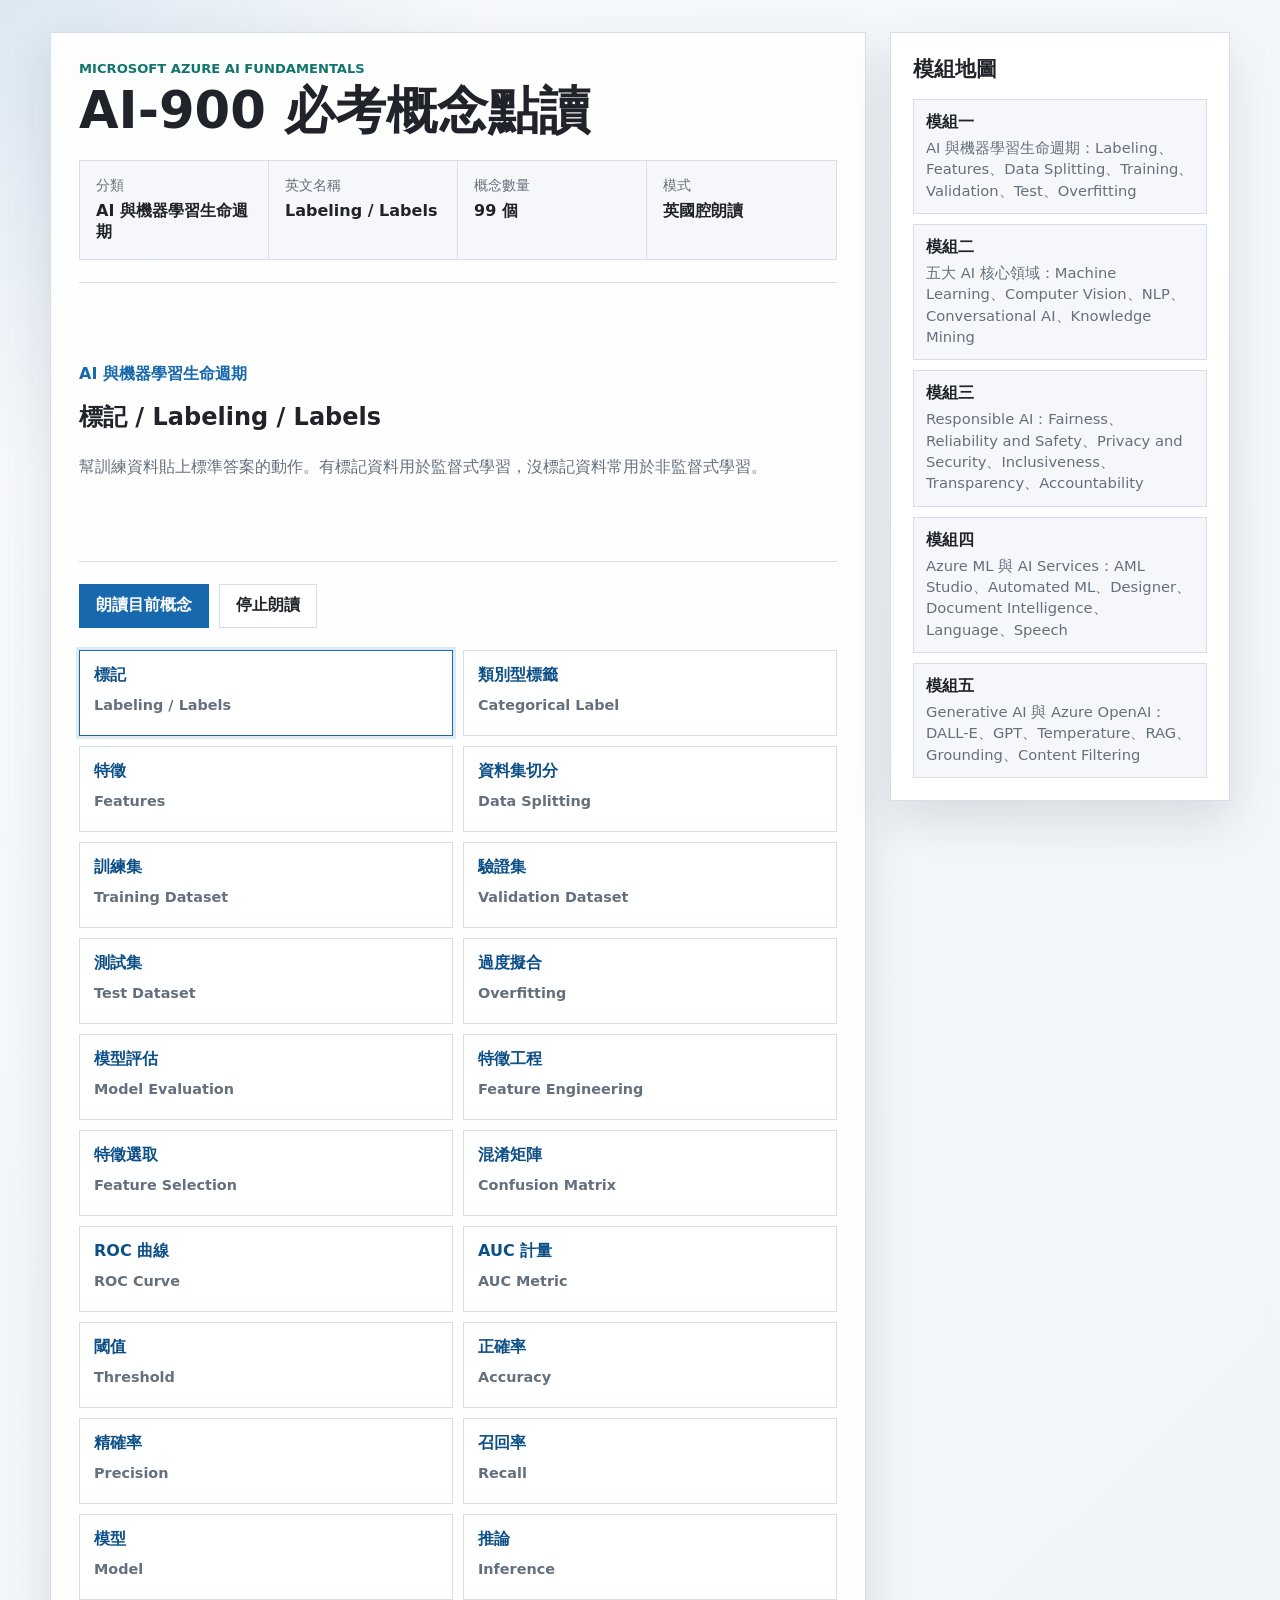
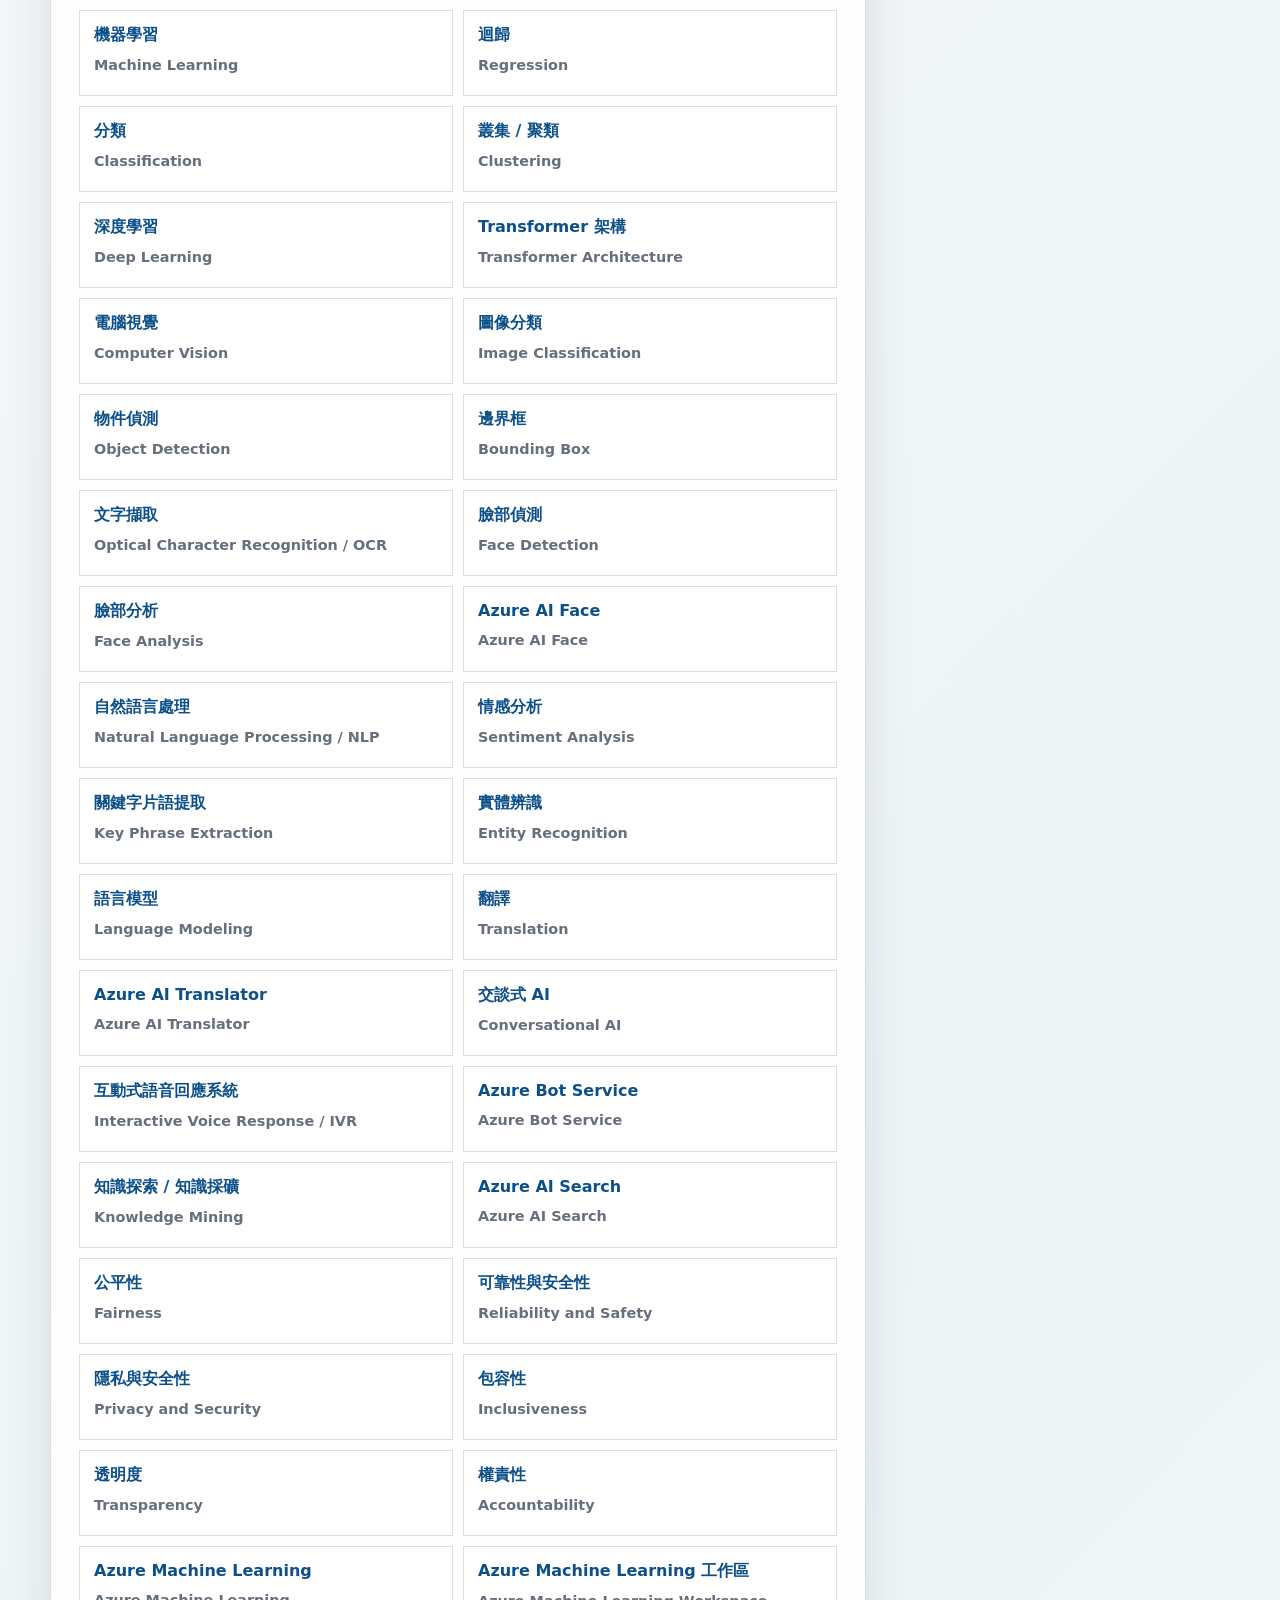
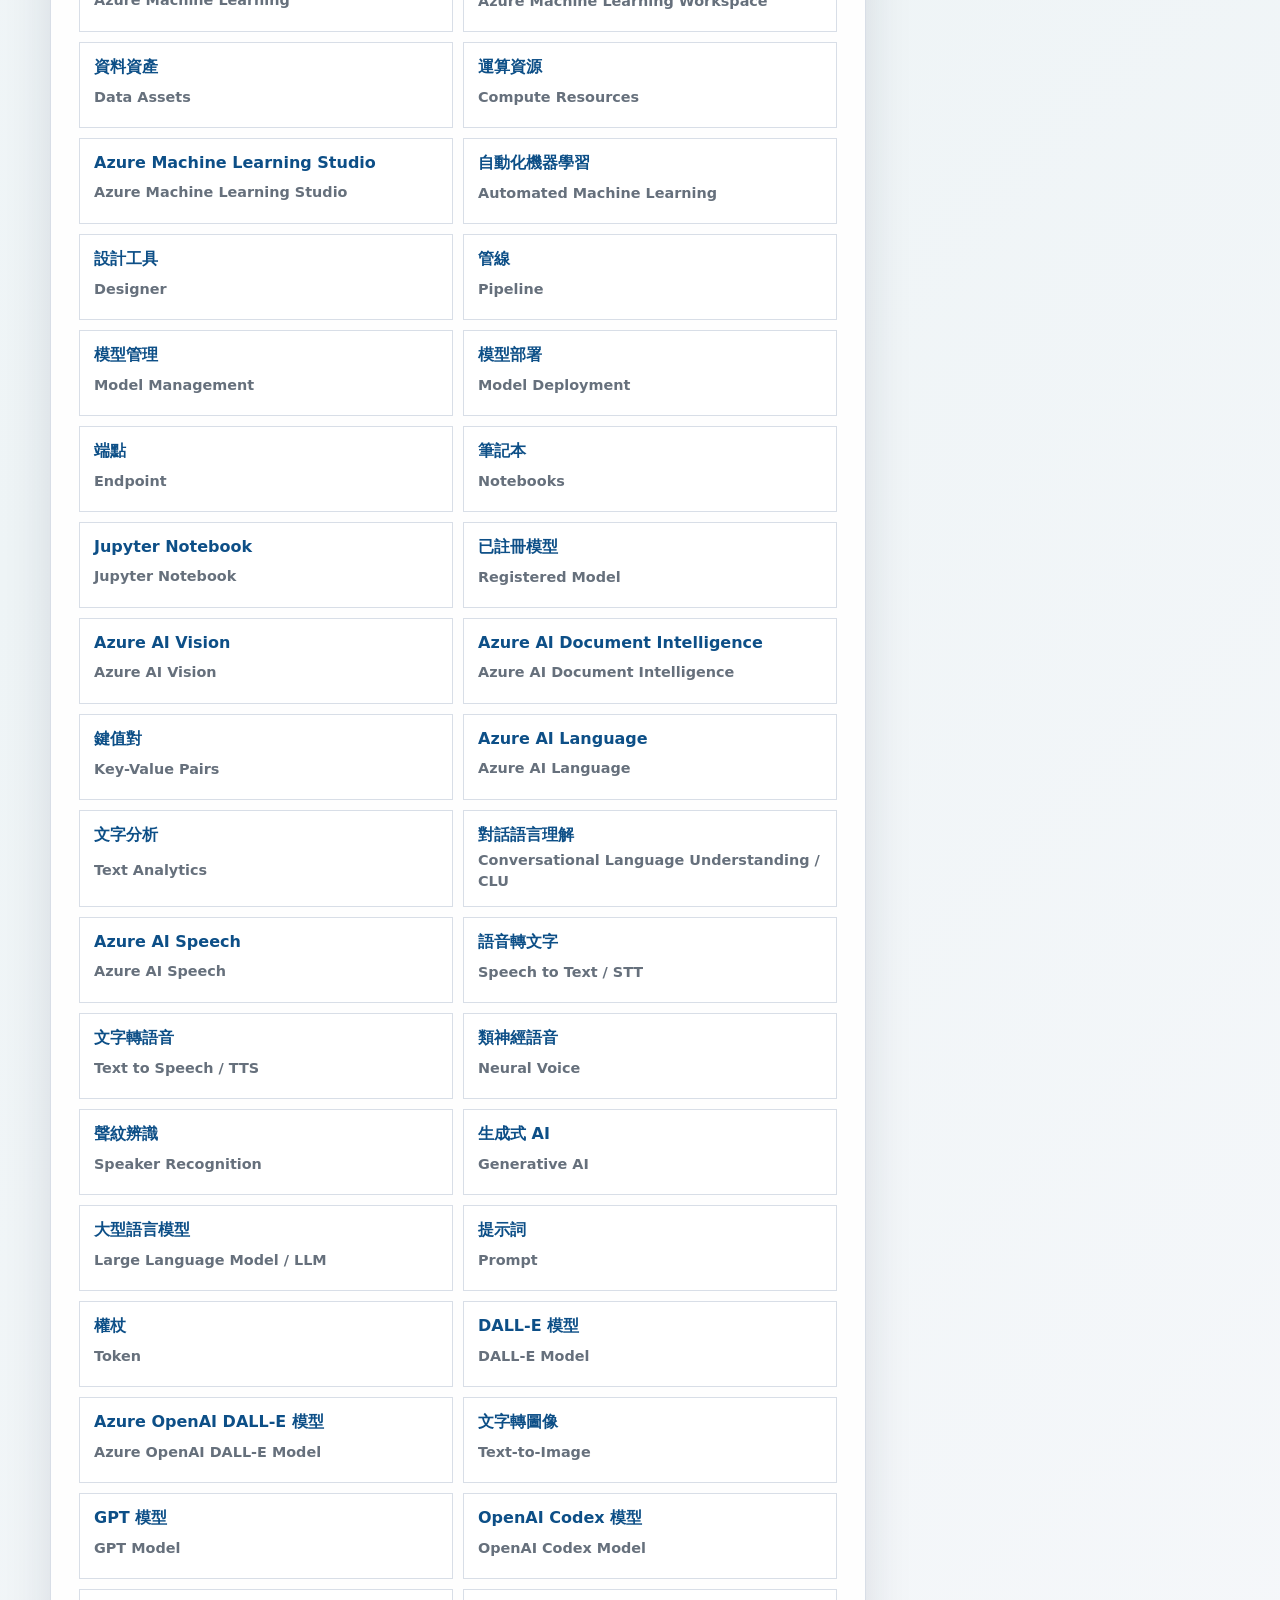
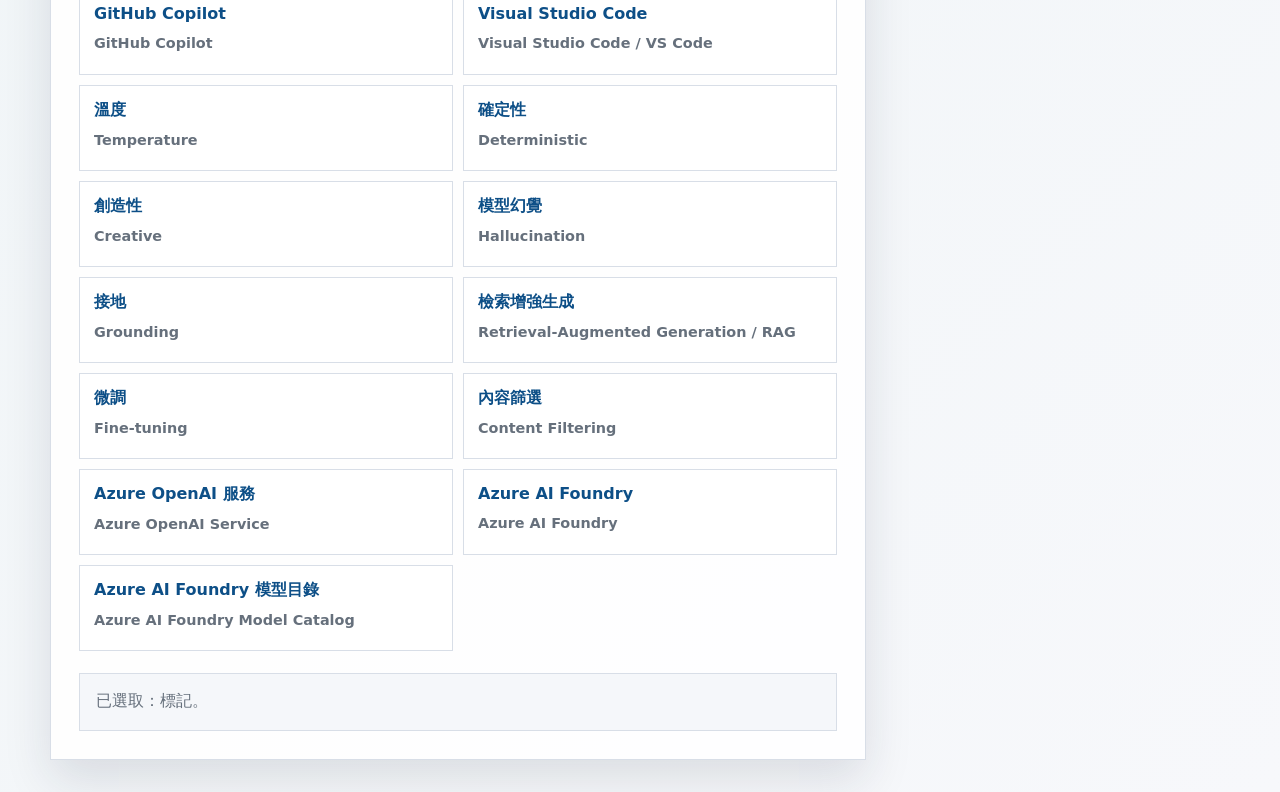
<file: index.html>
<!doctype html>
<html lang="zh-Hant">
  <head>
    <meta charset="utf-8" />
    <meta name="viewport" content="width=device-width, initial-scale=1" />
    <meta name="robots" content="noindex, nofollow, noarchive" />
    <title>AI-900 必考概念點讀</title>
    <link rel="stylesheet" href="styles.css" />
  </head>
  <body>
    <main class="app-shell">
      <section class="practice-panel" aria-labelledby="app-title">
        <div class="topbar">
          <div>
            <p class="eyebrow">Microsoft Azure AI Fundamentals</p>
            <h1 id="app-title">AI-900 必考概念點讀</h1>
          </div>
        </div>

        <div class="status-grid" aria-label="目前概念狀態">
          <div>
            <span>分類</span>
            <strong id="categoryText">AI 與機器學習生命週期</strong>
          </div>
          <div>
            <span>英文名稱</span>
            <strong id="englishText">Labeling / Labels</strong>
          </div>
          <div>
            <span>概念數量</span>
            <strong id="conceptCountText">0</strong>
          </div>
          <div>
            <span>模式</span>
            <strong id="voiceStatus">英國腔朗讀</strong>
          </div>
        </div>

        <div class="question-area">
          <p id="conceptCategory" class="question-number">AI 與機器學習生命週期</p>
          <h2 id="conceptName">標記 / Labeling / Labels</h2>
          <p id="conceptDescription" class="hint">幫訓練資料貼上標準答案的動作。有標記資料用於監督式學習，沒標記資料常用於非監督式學習。</p>
        </div>

        <div class="answer-box concept-actions">
          <button id="speakCurrentBtn" class="primary" type="button">朗讀目前概念</button>
          <button id="stopBtn" type="button">停止朗讀</button>
        </div>

        <div class="concept-list" id="conceptList" aria-label="AI-900 必考概念清單"></div>

        <div id="feedback" class="feedback neutral" role="status" aria-live="polite">
          點選任一概念，系統會念出英文名稱與中文說明。
        </div>
      </section>

      <aside class="review-panel" aria-labelledby="review-title">
        <h2 id="review-title">模組地圖</h2>
        <div class="topic-list" id="topicList"></div>
      </aside>
    </main>

    <script src="app.js?v=ai900-data-preparation-20260517-9"></script>
  </body>
</html>
</file>
<file: styles.css>
:root {
  color-scheme: light;
  --ink: #20242a;
  --muted: #66707c;
  --line: #d8dee7;
  --panel: #ffffff;
  --surface: #f5f7fa;
  --blue: #1768ac;
  --blue-dark: #0d4f87;
  --teal: #0f766e;
  --green: #1f7a4d;
  --red: #b42318;
  --amber: #986f0b;
  --shadow: 0 20px 45px rgba(25, 37, 54, 0.12);
}

* {
  box-sizing: border-box;
}

body {
  margin: 0;
  min-height: 100vh;
  background:
    radial-gradient(circle at top left, rgba(23, 104, 172, 0.12), transparent 30rem),
    linear-gradient(135deg, #f7f9fc 0%, #eef4f6 55%, #f7f8fb 100%);
  color: var(--ink);
  font-family: "Segoe UI", "Microsoft JhengHei", system-ui, sans-serif;
}

button {
  font: inherit;
}

.app-shell {
  width: min(1180px, calc(100% - 32px));
  min-height: 100vh;
  margin: 0 auto;
  padding: 32px 0;
  display: grid;
  grid-template-columns: minmax(0, 1fr) 340px;
  gap: 24px;
  align-items: start;
}

.practice-panel,
.review-panel {
  background: rgba(255, 255, 255, 0.92);
  border: 1px solid var(--line);
  box-shadow: var(--shadow);
}

.practice-panel {
  min-height: calc(100vh - 64px);
  padding: 28px;
  display: flex;
  flex-direction: column;
  gap: 22px;
}

.review-panel {
  padding: 22px;
  position: sticky;
  top: 24px;
}

.topbar {
  display: flex;
  justify-content: space-between;
  gap: 20px;
  align-items: start;
}

.eyebrow {
  margin: 0 0 8px;
  color: var(--teal);
  font-size: 0.82rem;
  font-weight: 700;
  letter-spacing: 0;
  text-transform: uppercase;
}

h1,
h2,
p {
  margin-top: 0;
}

h1 {
  margin-bottom: 0;
  font-size: clamp(2rem, 4vw, 3.4rem);
  line-height: 1.05;
  letter-spacing: 0;
}

.status-grid {
  display: grid;
  grid-template-columns: repeat(4, minmax(0, 1fr));
  border: 1px solid var(--line);
  background: var(--surface);
}

.status-grid div {
  padding: 16px;
  border-right: 1px solid var(--line);
}

.status-grid div:last-child {
  border-right: 0;
}

.status-grid span {
  display: block;
  margin-bottom: 6px;
  color: var(--muted);
  font-size: 0.86rem;
}

.status-grid strong {
  display: block;
  min-height: 1.4em;
  font-size: 1rem;
}

.question-area {
  flex: 1;
  display: flex;
  flex-direction: column;
  justify-content: center;
  min-height: 280px;
  border-top: 1px solid var(--line);
  border-bottom: 1px solid var(--line);
  padding: 28px 0;
}

.question-number {
  color: var(--blue);
  font-weight: 800;
}

#questionText {
  max-width: 920px;
  margin-bottom: 16px;
  font-size: clamp(1.45rem, 3vw, 2.4rem);
  line-height: 1.28;
  letter-spacing: 0;
}

.hint {
  max-width: 760px;
  margin-bottom: 0;
  color: var(--muted);
  line-height: 1.7;
}

.answer-label {
  display: block;
  margin-bottom: 10px;
  color: var(--muted);
  font-weight: 700;
}

.concept-actions {
  display: flex;
  flex-wrap: wrap;
  gap: 10px;
}

.concept-list {
  display: grid;
  grid-template-columns: repeat(2, minmax(0, 1fr));
  gap: 10px;
}

.concept-btn {
  width: 100%;
  min-height: 86px;
  border: 1px solid var(--line);
  padding: 14px;
  background: #fff;
  color: var(--ink);
  text-align: left;
  display: grid;
  gap: 4px;
}

.concept-btn:hover,
.concept-btn.active {
  border-color: var(--blue);
  box-shadow: 0 0 0 3px rgba(23, 104, 172, 0.14);
}

.concept-btn strong {
  color: var(--blue-dark);
  font-size: 1rem;
}

.concept-btn span {
  color: var(--muted);
  font-size: 0.9rem;
  line-height: 1.45;
}

.options-list {
  display: grid;
  grid-template-columns: repeat(2, minmax(0, 1fr));
  gap: 10px;
}

.option-btn {
  width: 100%;
  min-height: 64px;
  border: 1px solid var(--line);
  padding: 14px 16px;
  color: var(--ink);
  background: #fff;
  text-align: left;
  outline: none;
  display: flex;
  gap: 12px;
  align-items: center;
  line-height: 1.45;
}

.option-btn::before {
  content: attr(data-letter);
  flex: 0 0 30px;
  width: 30px;
  height: 30px;
  border: 1px solid var(--line);
  display: grid;
  place-items: center;
  color: var(--blue-dark);
  background: var(--surface);
  font-weight: 800;
}

.option-btn:hover:not(:disabled),
.option-btn.selected {
  border-color: var(--blue);
  box-shadow: 0 0 0 3px rgba(23, 104, 172, 0.14);
}

.option-btn.selected::before {
  border-color: var(--blue);
  background: var(--blue);
  color: #fff;
}

.option-btn.correct-choice {
  border-color: rgba(31, 122, 77, 0.55);
  background: #edf7f1;
}

.option-btn.wrong-choice {
  border-color: rgba(180, 35, 24, 0.55);
  background: #fff0ef;
}

.controls {
  display: flex;
  flex-wrap: wrap;
  gap: 10px;
}

button {
  min-height: 44px;
  border: 1px solid var(--line);
  background: #fff;
  color: var(--ink);
  padding: 0 16px;
  cursor: pointer;
  font-weight: 700;
}

button:hover:not(:disabled) {
  border-color: var(--blue);
  color: var(--blue-dark);
}

button:disabled {
  cursor: not-allowed;
  color: #98a2b3;
  background: #f1f3f5;
}

button.primary {
  border-color: var(--blue);
  background: var(--blue);
  color: #fff;
}

button.primary:hover:not(:disabled) {
  background: var(--blue-dark);
  color: #fff;
}

.voice-picker {
  min-height: 44px;
  display: flex;
  align-items: center;
  gap: 8px;
  color: var(--muted);
  font-weight: 700;
}

.voice-picker select {
  min-height: 44px;
  max-width: min(420px, 100%);
  border: 1px solid var(--line);
  background: #fff;
  color: var(--ink);
  padding: 0 12px;
  font: inherit;
  font-weight: 600;
}

.voice-picker select:focus {
  border-color: var(--blue);
  outline: none;
  box-shadow: 0 0 0 3px rgba(23, 104, 172, 0.14);
}

.feedback {
  min-height: 58px;
  border: 1px solid var(--line);
  padding: 14px 16px;
  line-height: 1.6;
  background: var(--surface);
}

.feedback.correct {
  border-color: rgba(31, 122, 77, 0.35);
  color: var(--green);
  background: #edf7f1;
}

.feedback.wrong {
  border-color: rgba(180, 35, 24, 0.35);
  color: var(--red);
  background: #fff0ef;
}

.feedback.neutral {
  color: var(--muted);
}

.feedback.listening {
  border-color: rgba(152, 111, 11, 0.35);
  color: var(--amber);
  background: #fff8e5;
}

.review-panel h2 {
  margin-bottom: 16px;
  font-size: 1.3rem;
}

.topic-list {
  display: grid;
  gap: 10px;
}

.topic-item {
  border: 1px solid var(--line);
  padding: 12px;
  background: var(--surface);
}

.topic-item strong {
  display: block;
  margin-bottom: 4px;
}

.topic-item span {
  color: var(--muted);
  font-size: 0.92rem;
  line-height: 1.45;
}

@media (max-width: 900px) {
  .app-shell {
    grid-template-columns: 1fr;
  }

  .practice-panel {
    min-height: auto;
  }

  .review-panel {
    position: static;
  }
}

@media (max-width: 620px) {
  .app-shell {
    width: min(100% - 20px, 1180px);
    padding: 10px 0;
  }

  .practice-panel,
  .review-panel {
    padding: 18px;
  }

  .topbar,
  .status-grid {
    display: grid;
    grid-template-columns: 1fr;
  }

  .score-card {
    text-align: left;
  }

  .status-grid div {
    border-right: 0;
    border-bottom: 1px solid var(--line);
  }

  .status-grid div:last-child {
    border-bottom: 0;
  }

  button {
    flex: 1 1 145px;
  }

  .options-list,
  .concept-list {
    grid-template-columns: 1fr;
  }
}
</file>
